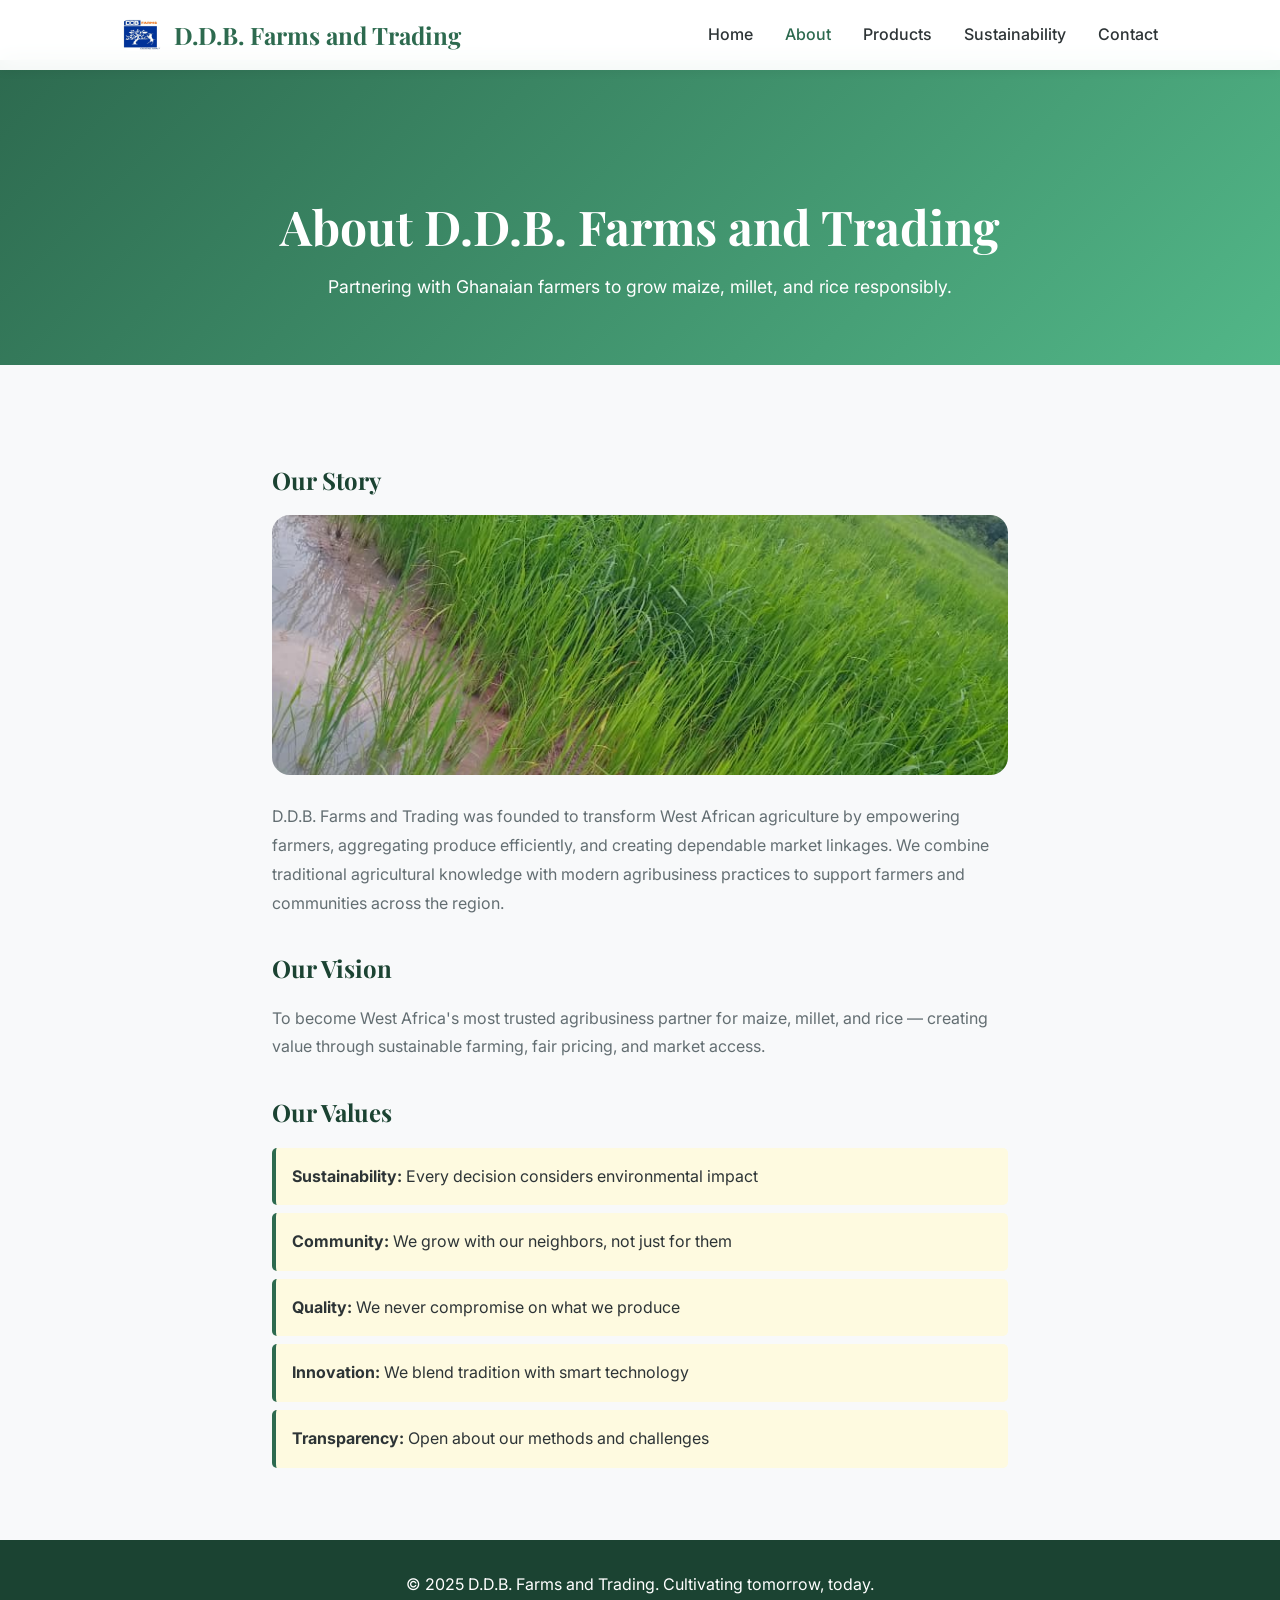
<file: about.html>
<!DOCTYPE html>
<html lang="en">
<head>
    <meta charset="UTF-8">
    <meta name="viewport" content="width=device-width, initial-scale=1.0">
    <title>About | D.D.B. Farms and Trading</title>
    <link rel="stylesheet" href="css/style.css">
    <meta name="description" content="Learn about D.D.B. Farms and Trading's mission, values, and sustainable farming vision for Ghana and West Africa.">
    <link rel="canonical" href="https://ddbfarms.com/about.html">
    <meta property="og:url" content="https://ddbfarms.com/about.html">
    <meta property="og:title" content="About D.D.B. Farms and Trading">
    <meta property="og:description" content="Discover how D.D.B. Farms and Trading supports farmers with sustainable agriculture, quality inputs, and community impact.">
    <meta property="og:type" content="website">
    <link href="https://fonts.googleapis.com/css2?family=Playfair+Display:wght@400;600;700&family=Inter:wght@300;400;500;600;700&display=swap" rel="stylesheet">
    <link rel="stylesheet" href="https://cdnjs.cloudflare.com/ajax/libs/font-awesome/6.4.0/css/all.min.css">
</head>
<body>
    <nav class="navbar" aria-label="Primary navigation">
        <div class="nav-container">
            <a href="index.html" class="logo"><img src="images/logo.jpg" alt="D.D.B. Farms logo" class="site-logo"> D.D.B. Farms and Trading</a>
            <ul id="navigation" class="nav-menu">
                <li><a href="index.html" class="nav-link">Home</a></li>
                <li><a href="about.html" class="nav-link active">About</a></li>
                <li><a href="products.html" class="nav-link">Products</a></li>
                <li><a href="sustainability.html" class="nav-link">Sustainability</a></li>
                <li><a href="contact.html" class="nav-link">Contact</a></li>
            </ul>
            <button class="hamburger" aria-label="Toggle menu" aria-controls="navigation" aria-expanded="false" type="button">
                <span></span><span></span><span></span>
            </button>
        </div>
    </nav>
    <main>

    <section class="page-header">
        <div class="container">
            <h1>About D.D.B. Farms and Trading</h1>
            <p>Partnering with Ghanaian farmers to grow maize, millet, and rice responsibly.</p>
        </div>
    </section>

    <section class="about-content">
        <div class="container">
            <h2>Our Story</h2>
            <div class="about-image">
                <img src="images/about-farm.jpg" alt="D.D.B. Farms and Trading" onerror="this.style.display='none'">
            </div>
            <p>
                D.D.B. Farms and Trading was founded to transform West African agriculture by empowering farmers, aggregating produce efficiently, and creating dependable market linkages. We combine traditional agricultural knowledge with modern agribusiness practices to support farmers and communities across the region.
            </p>

            <h2>Our Vision</h2>
            <p>
                To become West Africa's most trusted agribusiness partner for maize, millet, and rice — creating value through sustainable farming, fair pricing, and market access.
            </p>

            <h2>Our Values</h2>
            <ul class="values-list">
                <li><strong>Sustainability:</strong> Every decision considers environmental impact</li>
                <li><strong>Community:</strong> We grow with our neighbors, not just for them</li>
                <li><strong>Quality:</strong> We never compromise on what we produce</li>
                <li><strong>Innovation:</strong> We blend tradition with smart technology</li>
                <li><strong>Transparency:</strong> Open about our methods and challenges</li>
            </ul>
        </div>
    </section>

    </main>

    <footer class="footer">
        <div class="container">
            <p>&copy; 2025 D.D.B. Farms and Trading. Cultivating tomorrow, today.</p>
        </div>
    </footer>

    <script src="js/script.js"></script>
</body>
</html>
</file>
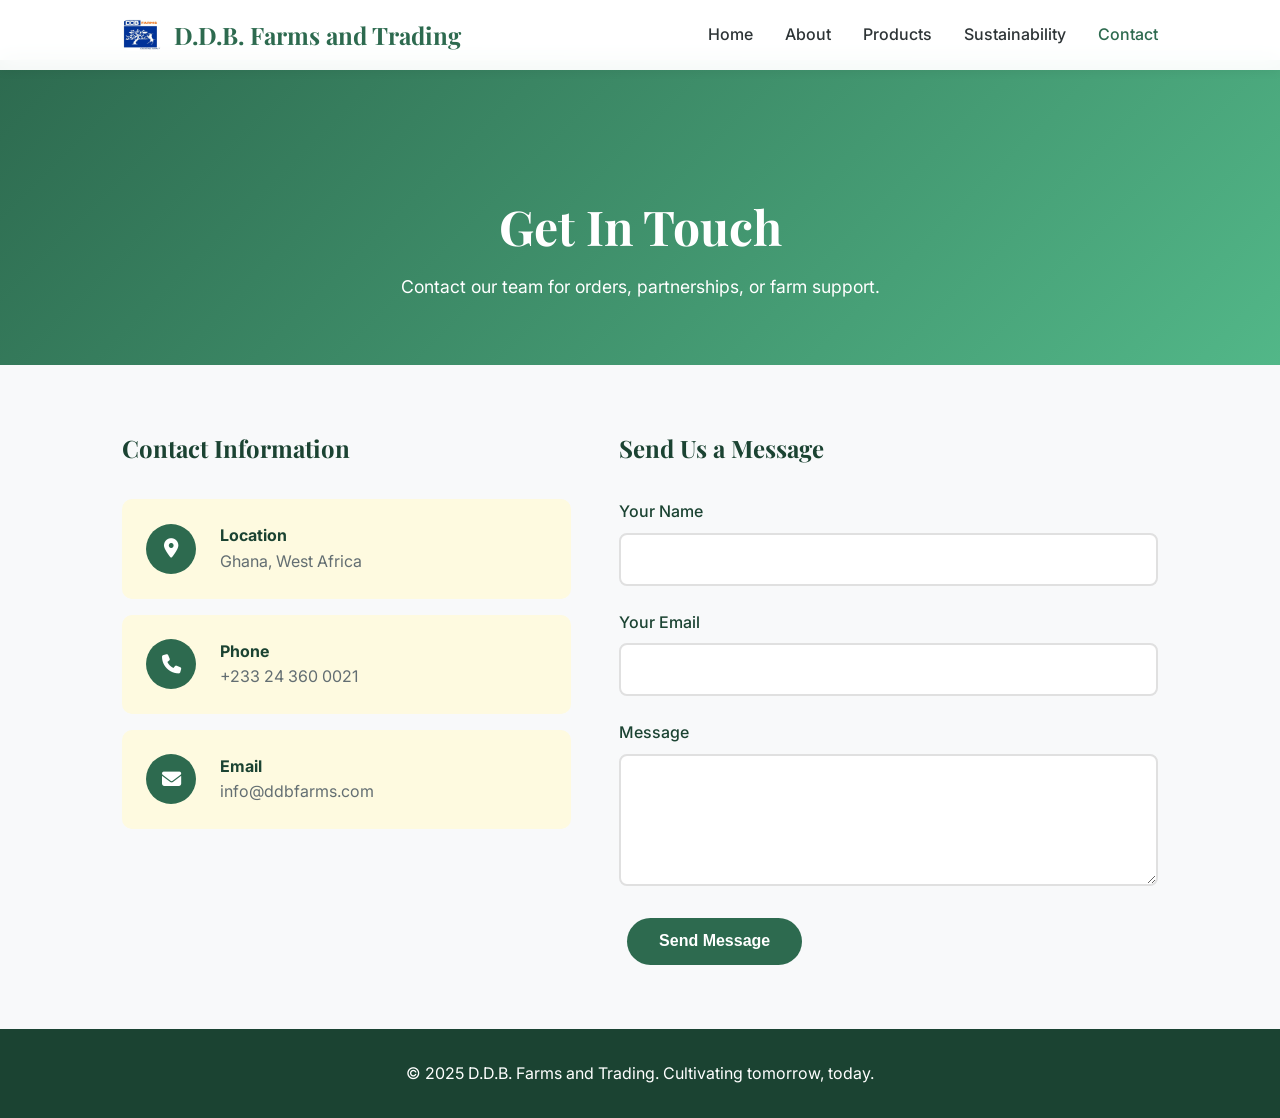
<file: contact.html>
<!DOCTYPE html>
<html lang="en">
<head>
    <meta charset="UTF-8">
    <meta name="viewport" content="width=device-width, initial-scale=1.0">
    <title>Contact | D.D.B. Farms and Trading</title>
    <link rel="stylesheet" href="css/style.css">
    <meta name="description" content="Contact D.D.B. Farms and Trading for enquiries about produce, partnerships, or sustainable farming support in Ghana.">
    <link rel="canonical" href="https://ddbfarms.com/contact.html">
    <meta property="og:url" content="https://ddbfarms.com/contact.html">
    <meta property="og:title" content="Contact | D.D.B. Farms and Trading">
    <meta property="og:description" content="Get in touch with D.D.B. Farms and Trading for orders, consultations, and agribusiness partnerships.">
    <meta property="og:type" content="website">
    <link href="https://fonts.googleapis.com/css2?family=Playfair+Display:wght@400;600;700&family=Inter:wght@300;400;500;600;700&display=swap" rel="stylesheet">
    <link rel="stylesheet" href="https://cdnjs.cloudflare.com/ajax/libs/font-awesome/6.4.0/css/all.min.css">
</head>
<body>
    <nav class="navbar" aria-label="Primary navigation">
        <div class="nav-container">
            <a href="index.html" class="logo"><img src="images/logo.jpg" alt="D.D.B. Farms logo" class="site-logo"> D.D.B. Farms and Trading</a>
            <ul id="navigation" class="nav-menu">
                <li><a href="index.html" class="nav-link">Home</a></li>
                <li><a href="about.html" class="nav-link">About</a></li>
                <li><a href="products.html" class="nav-link">Products</a></li>
                <li><a href="sustainability.html" class="nav-link">Sustainability</a></li>
                <li><a href="contact.html" class="nav-link active">Contact</a></li>
            </ul>
            <button class="hamburger" aria-label="Toggle menu" aria-controls="navigation" aria-expanded="false" type="button">
                <span></span><span></span><span></span>
            </button>
        </div>
    </nav>
    <main>

    <section class="page-header">
        <div class="container">
            <h1>Get In Touch</h1>
            <p>Contact our team for orders, partnerships, or farm support.</p>
        </div>
    </section>

    <section class="contact-section">
        <div class="container">
            <div class="contact-grid">
                <div class="contact-info">
                    <h2>Contact Information</h2>
                    
                    <div class="contact-item">
                        <i class="fas fa-map-marker-alt"></i>
                        <div>
                            <strong>Location</strong>
                            <p>Ghana, West Africa</p>
                        </div>
                    </div>

                    <div class="contact-item">
                        <i class="fas fa-phone"></i>
                        <div>
                            <strong>Phone</strong>
                            <p>+233 24 360 0021</p>
                        </div>
                    </div>

                    <div class="contact-item">
                        <i class="fas fa-envelope"></i>
                        <div>
                            <strong>Email</strong>
                            <p>info@ddbfarms.com</p>
                        </div>
                    </div>
                </div>

                <div class="contact-form">
                    <h2>Send Us a Message</h2>
                    <form action="https://formsubmit.co/info@ddbfarms.com" method="POST">
                        <input type="hidden" name="_subject" value="New message from D.D.B. Farms website">
                        <input type="hidden" name="_captcha" value="false">
                        <div class="form-group">
                            <label for="contact-name">Your Name</label>
                            <input id="contact-name" name="name" type="text" required>
                        </div>
                        <div class="form-group">
                            <label for="contact-email">Your Email</label>
                            <input id="contact-email" name="email" type="email" required>
                        </div>
                        <div class="form-group">
                            <label for="contact-message">Message</label>
                            <textarea id="contact-message" name="message" rows="5" required></textarea>
                        </div>
                        <button type="submit" class="btn">Send Message</button>
                    </form>
                    <!-- Replace your-email@example.com with your real email address or a Formsubmit form endpoint. -->
                </div>
            </div>
        </div>
    </section>

    </main>

    <footer class="footer">
        <div class="container">
            <p>&copy; 2025 D.D.B. Farms and Trading. Cultivating tomorrow, today.</p>
        </div>
    </footer>

    <script src="js/script.js"></script>
</body>
</html>
</file>
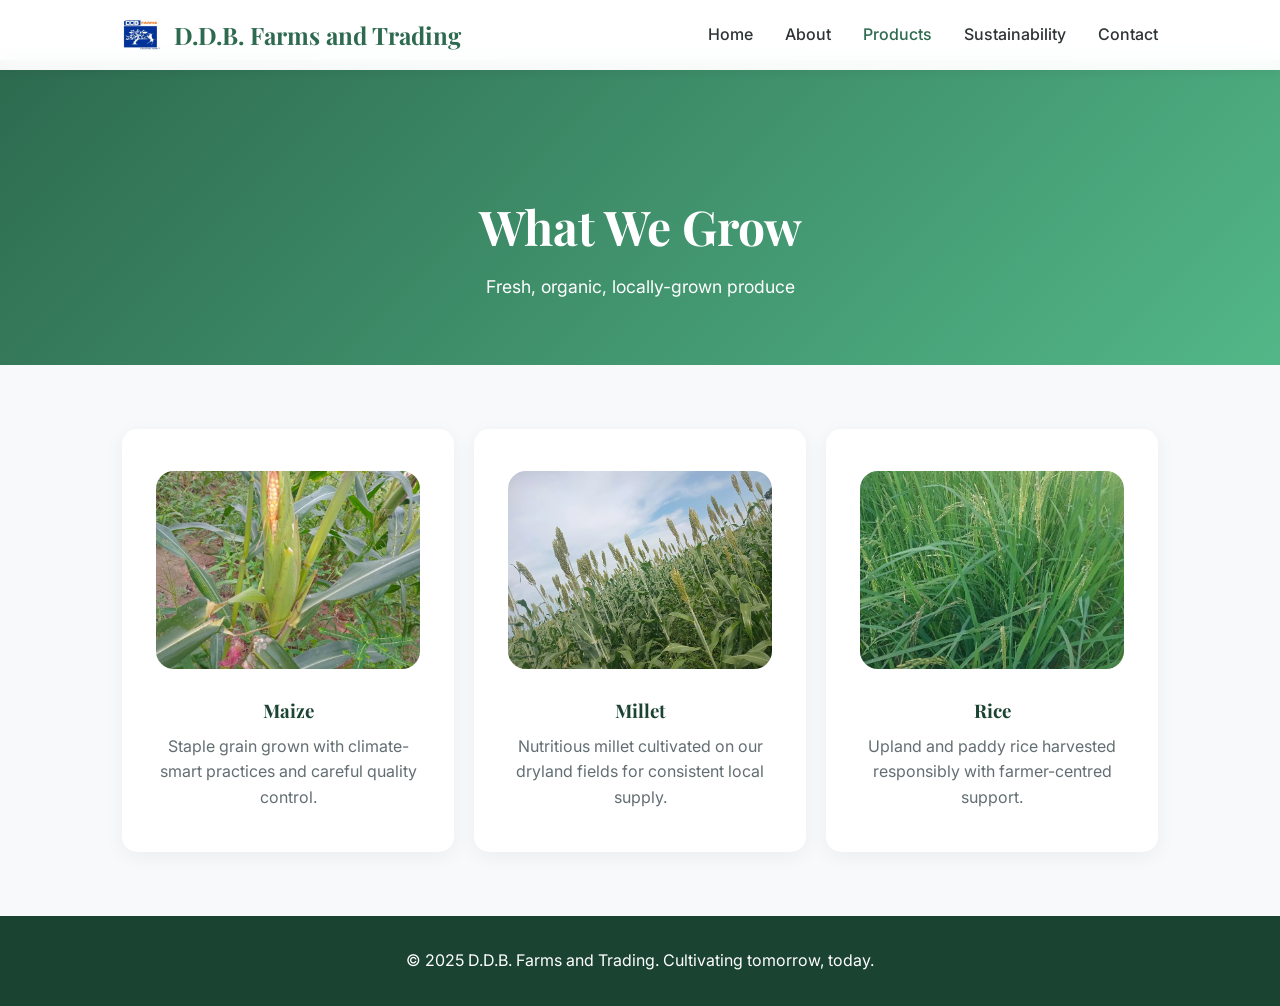
<file: products.html>
<!DOCTYPE html>
<html lang="en">
<head>
    <meta charset="UTF-8">
    <meta name="viewport" content="width=device-width, initial-scale=1.0">
    <title>Products | D.D.B. Farms and Trading</title>
    <link rel="stylesheet" href="css/style.css">
    <meta name="description" content="Explore maize, millet, and rice grown sustainably by D.D.B. Farms and Trading for local and regional markets.">
    <link rel="canonical" href="https://ddbfarms.com/products.html">
    <meta property="og:url" content="https://ddbfarms.com/products.html">
    <meta property="og:title" content="Products | D.D.B. Farms and Trading">
    <meta property="og:description" content="Fresh maize, millet, and rice from D.D.B. Farms and Trading, grown with sustainable practices and strong farmer partnerships.">
    <meta property="og:type" content="website">
    <link href="https://fonts.googleapis.com/css2?family=Playfair+Display:wght@400;600;700&family=Inter:wght@300;400;500;600;700&display=swap" rel="stylesheet">
    <link rel="stylesheet" href="https://cdnjs.cloudflare.com/ajax/libs/font-awesome/6.4.0/css/all.min.css">
</head>
<body>
    <nav class="navbar" aria-label="Primary navigation">
        <div class="nav-container">
            <a href="index.html" class="logo"><img src="images/logo.jpg" alt="D.D.B. Farms logo" class="site-logo"> D.D.B. Farms and Trading</a>
            <ul id="navigation" class="nav-menu">
                <li><a href="index.html" class="nav-link">Home</a></li>
                <li><a href="about.html" class="nav-link">About</a></li>
                <li><a href="products.html" class="nav-link active">Products</a></li>
                <li><a href="sustainability.html" class="nav-link">Sustainability</a></li>
                <li><a href="contact.html" class="nav-link">Contact</a></li>
            </ul>
            <button class="hamburger" aria-label="Toggle menu" aria-controls="navigation" aria-expanded="false" type="button">
                <span></span><span></span><span></span>
            </button>
        </div>
    </nav>
    <main>

    <section class="page-header">
        <div class="container">
            <h1>What We Grow</h1>
            <p>Fresh, organic, locally-grown produce</p>
        </div>
    </section>

    <section class="products-section">
        <div class="container">
            <div class="products-grid">
                <div class="product-card">
                    <img src="images/maize.jpg" alt="Maize" class="product-image" onerror="this.style.display='none'">
                    <h3>Maize</h3>
                    <p>Staple grain grown with climate-smart practices and careful quality control.</p>
                </div>

                <div class="product-card">
                    <img src="images/field1.jpg" alt="Millet" class="product-image" onerror="this.style.display='none'">
                    <h3>Millet</h3>
                    <p>Nutritious millet cultivated on our dryland fields for consistent local supply.</p>
                </div>

                <div class="product-card">
                    <img src="images/field2.jpg" alt="Rice" class="product-image" onerror="this.style.display='none'">
                    <h3>Rice</h3>
                    <p>Upland and paddy rice harvested responsibly with farmer-centred support.</p>
                </div>
            </div>
        </div>
    </section>

    </main>

    <footer class="footer">
        <div class="container">
            <p>&copy; 2025 D.D.B. Farms and Trading. Cultivating tomorrow, today.</p>
        </div>
    </footer>

    <script src="js/script.js"></script>
</body>
</html>
</file>
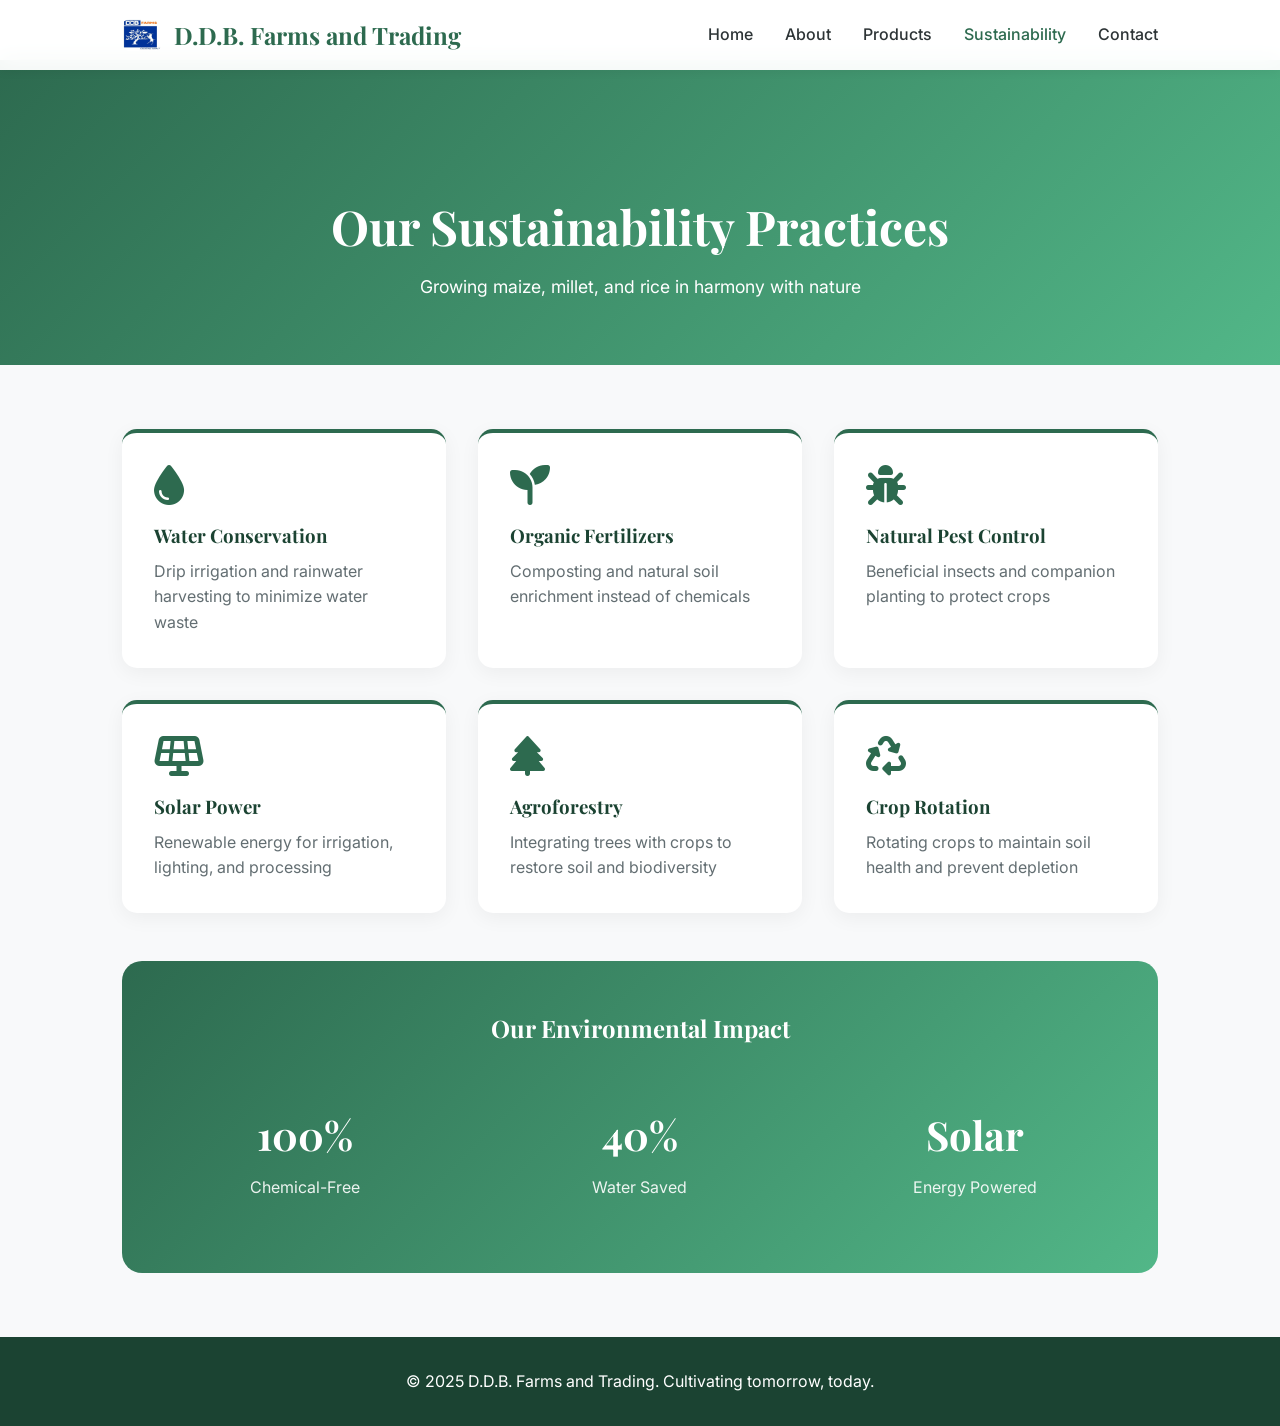
<file: sustainability.html>
<!DOCTYPE html>
<html lang="en">
<head>
    <meta charset="UTF-8">
    <meta name="viewport" content="width=device-width, initial-scale=1.0">
    <title>Sustainability | D.D.B. Farms and Trading</title>
    <link rel="stylesheet" href="css/style.css">
    <meta name="description" content="Explore D.D.B. Farms and Trading's sustainable farming methods, from solar power to agroforestry and water conservation.">
    <link rel="canonical" href="https://ddbfarms.com/sustainability.html">
    <meta property="og:url" content="https://ddbfarms.com/sustainability.html">
    <meta property="og:title" content="Sustainability | D.D.B. Farms and Trading">
    <meta property="og:description" content="See how D.D.B. Farms and Trading practices eco-friendly agriculture using renewable energy, crop rotation, and natural pest control.">
    <meta property="og:type" content="website">
    <link href="https://fonts.googleapis.com/css2?family=Playfair+Display:wght@400;600;700&family=Inter:wght@300;400;500;600;700&display=swap" rel="stylesheet">
    <link rel="stylesheet" href="https://cdnjs.cloudflare.com/ajax/libs/font-awesome/6.4.0/css/all.min.css">
</head>
<body>
    <nav class="navbar" aria-label="Primary navigation">
        <div class="nav-container">
            <a href="index.html" class="logo"><img src="images/logo.jpg" alt="D.D.B. Farms logo" class="site-logo"> D.D.B. Farms and Trading</a>
            <ul id="navigation" class="nav-menu">
                <li><a href="index.html" class="nav-link">Home</a></li>
                <li><a href="about.html" class="nav-link">About</a></li>
                <li><a href="products.html" class="nav-link">Products</a></li>
                <li><a href="sustainability.html" class="nav-link active">Sustainability</a></li>
                <li><a href="contact.html" class="nav-link">Contact</a></li>
            </ul>
            <button class="hamburger" aria-label="Toggle menu" aria-controls="navigation" aria-expanded="false" type="button">
                <span></span><span></span><span></span>
            </button>
        </div>
    </nav>
    <main>

    <section class="page-header">
        <div class="container">
            <h1>Our Sustainability Practices</h1>
            <p>Growing maize, millet, and rice in harmony with nature</p>
        </div>
    </section>

    <section class="sustainability-content">
        <div class="container">
            <div class="practice-grid">
                <div class="practice-card">
                    <i class="fas fa-tint"></i>
                    <h3>Water Conservation</h3>
                    <p>Drip irrigation and rainwater harvesting to minimize water waste</p>
                </div>

                <div class="practice-card">
                    <i class="fas fa-seedling"></i>
                    <h3>Organic Fertilizers</h3>
                    <p>Composting and natural soil enrichment instead of chemicals</p>
                </div>

                <div class="practice-card">
                    <i class="fas fa-bug"></i>
                    <h3>Natural Pest Control</h3>
                    <p>Beneficial insects and companion planting to protect crops</p>
                </div>

                <div class="practice-card">
                    <i class="fas fa-solar-panel"></i>
                    <h3>Solar Power</h3>
                    <p>Renewable energy for irrigation, lighting, and processing</p>
                </div>

                <div class="practice-card">
                    <i class="fas fa-tree"></i>
                    <h3>Agroforestry</h3>
                    <p>Integrating trees with crops to restore soil and biodiversity</p>
                </div>

                <div class="practice-card">
                    <i class="fas fa-recycle"></i>
                    <h3>Crop Rotation</h3>
                    <p>Rotating crops to maintain soil health and prevent depletion</p>
                </div>
            </div>

            <div class="impact-box">
                <h2>Our Environmental Impact</h2>
                <div class="impact-stats">
                    <div class="impact-stat">
                        <strong>100%</strong>
                        <span>Chemical-Free</span>
                    </div>
                    <div class="impact-stat">
                        <strong>40%</strong>
                        <span>Water Saved</span>
                    </div>
                    <div class="impact-stat">
                        <strong>Solar</strong>
                        <span>Energy Powered</span>
                    </div>
                </div>
            </div>
        </div>
    </section>

    </main>

    <footer class="footer">
        <div class="container">
            <p>&copy; 2025 D.D.B. Farms and Trading. Cultivating tomorrow, today.</p>
        </div>
    </footer>

    <script src="js/script.js"></script>
</body>
</html>
</file>
<file: css/style.css>
* {
    margin: 0;
    padding: 0;
    box-sizing: border-box;
}

:root {
    --primary: #2d6a4f;
    --primary-light: #52b788;
    --accent: #d4a017;
    --dark: #1b4332;
    --cream: #fefae0;
    --earth: #95a472;
    --light: #f8f9fa;
    --text: #2d3436;
    --text-light: #636e72;
}

body {
    font-family: 'Inter', sans-serif;
    line-height: 1.6;
    color: var(--text);
    background: var(--light);
}

h1, h2, h3 {
    font-family: 'Playfair Display', serif;
    color: var(--dark);
}

a {
    text-decoration: none;
    color: inherit;
}

.container {
    max-width: 1100px;
    margin: 0 auto;
    padding: 0 2rem;
}

/* Navigation */
.navbar {
    position: fixed;
    top: 0;
    width: 100%;
    background: rgba(255, 255, 255, 0.95);
    backdrop-filter: blur(10px);
    z-index: 1000;
    box-shadow: 0 2px 10px rgba(0, 0, 0, 0.05);
}

.nav-container {
    max-width: 1100px;
    margin: 0 auto;
    padding: 1rem 2rem;
    display: flex;
    justify-content: space-between;
    align-items: center;
}

.logo {
    display: inline-flex;
    align-items: center;
    gap: 0.75rem;
    font-size: 1.5rem;
    font-weight: 700;
    color: var(--primary);
    font-family: 'Playfair Display', serif;
}

.logo img {
    width: 40px;
    height: auto;
    display: block;
    border-radius: 8px;
    object-fit: contain;
}

.nav-menu {
    display: flex;
    list-style: none;
    gap: 2rem;
}

.nav-link {
    color: var(--text);
    font-weight: 500;
    transition: color 0.3s;
    padding: 0.5rem 0;
}

.nav-link:hover, .nav-link.active {
    color: var(--primary);
}

.hamburger {
    display: none;
    flex-direction: column;
    cursor: pointer;
    gap: 6px;
    padding: 0.35rem;
    border-radius: 8px;
}

.hamburger span {
    width: 26px;
    height: 4px;
    background: var(--text);
    border-radius: 3px;
}

/* Hero */
.hero {
    min-height: 100vh;
    background: linear-gradient(135deg, rgba(45, 106, 79, 0.85), rgba(82, 183, 136, 0.75)), 
                url('../images/hero.jpg') center/cover;
    display: flex;
    align-items: center;
    justify-content: center;
    text-align: center;
    color: white;
    padding: 2rem;
    margin-top: 60px;
}

.hero-content h1 {
    font-size: clamp(2.5rem, 6vw, 4.5rem);
    color: white;
    margin-bottom: 1rem;
}

.hero-content p {
    font-size: 1.3rem;
    margin-bottom: 2rem;
    max-width: 600px;
    margin-left: auto;
    margin-right: auto;
}

/* Buttons */
.btn {
    display: inline-block;
    padding: 0.9rem 2rem;
    background: var(--primary);
    color: white;
    border-radius: 50px;
    font-weight: 600;
    margin: 0 0.5rem;
    transition: all 0.3s;
    border: 2px solid var(--primary);
}

.btn:hover {
    background: var(--dark);
    border-color: var(--dark);
    transform: translateY(-2px);
}

.btn-outline {
    background: transparent;
    border: 2px solid white;
}

.btn-outline:hover {
    background: white;
    color: var(--primary);
}

/* Mission */
.mission {
    padding: 5rem 0;
    text-align: center;
    background: white;
}

.mission h2 {
    font-size: 2.5rem;
    margin-bottom: 1.5rem;
}

.mission p {
    max-width: 700px;
    margin: 0 auto;
    font-size: 1.1rem;
    color: var(--text-light);
    line-height: 1.8;
}

/* Highlights */
.highlights {
    padding: 5rem 0;
    background: var(--cream);
}

.highlight-grid {
    display: grid;
    grid-template-columns: repeat(auto-fit, minmax(220px, 1fr));
    gap: 2rem;
}

/* Gallery */
.gallery-section {
    padding: 5rem 0;
    background: white;
}

.section-heading {
    max-width: 720px;
    margin: 0 auto 3rem;
    text-align: center;
}

.section-heading h2 {
    font-size: 2.8rem;
    margin-bottom: 1rem;
    color: var(--dark);
}

.section-heading p {
    color: var(--text-light);
    line-height: 1.8;
    font-size: 1.05rem;
}

.gallery-grid {
    display: grid;
    grid-template-columns: repeat(auto-fit, minmax(220px, 1fr));
    gap: 1.5rem;
}

.gallery-card {
    overflow: hidden;
    border-radius: 20px;
    box-shadow: 0 10px 30px rgba(0, 0, 0, 0.08);
}

.gallery-card img {
    width: 100%;
    height: 100%;
    display: block;
    object-fit: cover;
    transition: transform 0.35s ease;
    cursor: pointer;
}

.gallery-card:hover img {
    transform: scale(1.05);
}

.lightbox {
    position: fixed;
    inset: 0;
    display: none;
    justify-content: center;
    align-items: center;
    background: rgba(11, 22, 17, 0.85);
    z-index: 1100;
    padding: 2rem;
}

.lightbox.open {
    display: flex;
}

.lightbox-image {
    max-width: 95%;
    max-height: 85%;
    border-radius: 15px;
    box-shadow: 0 20px 50px rgba(0, 0, 0, 0.5);
}

.lightbox-caption {
    color: white;
    margin-top: 1rem;
    max-width: 900px;
    text-align: center;
    font-size: 1rem;
    opacity: 0.95;
}

.lightbox-close {
    position: absolute;
    top: 1rem;
    right: 1rem;
    background: transparent;
    border: none;
    color: white;
    font-size: 2.5rem;
    cursor: pointer;
    line-height: 1;
}

.highlight-card {
    text-align: center;
    padding: 2rem;
    background: white;
    border-radius: 15px;
    box-shadow: 0 5px 20px rgba(0, 0, 0, 0.05);
    transition: transform 0.3s;
}

.highlight-card:hover {
    transform: translateY(-5px);
}

.highlight-card i {
    font-size: 3rem;
    color: var(--primary);
    margin-bottom: 1rem;
}

.highlight-card h3 {
    margin-bottom: 0.5rem;
    color: var(--dark);
}

.highlight-card p {
    color: var(--text-light);
}

/* Page Header */
.page-header {
    padding: 8rem 0 4rem;
    text-align: center;
    background: linear-gradient(135deg, var(--primary), var(--primary-light));
    color: white;
    margin-top: 60px;
}

.page-header h1 {
    color: white;
    font-size: 3rem;
    margin-bottom: 0.5rem;
}

.page-header p {
    font-size: 1.1rem;
}

/* About Content */
.about-content {
    padding: 4rem 0;
    max-width: 800px;
    margin: 0 auto;
}

.about-content h2 {
    margin: 2rem 0 1rem;
    color: var(--dark);
}

.about-content p {
    color: var(--text-light);
    line-height: 1.8;
    margin-bottom: 1rem;
}

.values-list {
    list-style: none;
    padding: 0;
}

.values-list li {
    padding: 1rem;
    margin-bottom: 0.5rem;
    background: var(--cream);
    border-left: 4px solid var(--primary);
    border-radius: 5px;
}

/* Products */
.products-section {
    padding: 4rem 0;
}

.product-image,
.about-image img {
    width: 100%;
    height: auto;
    aspect-ratio: 4/3;
    object-fit: cover;
    border-radius: 18px;
    margin-bottom: 1.2rem;
    max-height: 260px;
}

.products-grid {
    display: grid;
    grid-template-columns: repeat(auto-fit, minmax(200px, 1fr));
    gap: 1.25rem;
}

.product-card {
    background: white;
    padding: 2.5rem 2rem;
    text-align: center;
    border-radius: 15px;
    box-shadow: 0 5px 20px rgba(0, 0, 0, 0.05);
    transition: all 0.3s;
    border: 2px solid transparent;
}

.product-card:hover {
    transform: translateY(-5px);
    border-color: var(--primary);
}

.product-emoji {
    font-size: 4rem;
    margin-bottom: 1rem;
}

.product-card h3 {
    color: var(--dark);
    margin-bottom: 0.5rem;
}

.product-card p {
    color: var(--text-light);
}

/* Make product cards more compact on small screens */
@media (max-width: 480px) {
    .product-card {
        padding: 1.25rem 1rem;
        border-radius: 12px;
    }

    .product-image {
        max-height: 180px;
    }
}

/* Sustainability */
.sustainability-content {
    padding: 4rem 0;
}

.practice-grid {
    display: grid;
    grid-template-columns: repeat(auto-fit, minmax(280px, 1fr));
    gap: 2rem;
    margin-bottom: 3rem;
}

.practice-card {
    padding: 2rem;
    background: white;
    border-radius: 15px;
    box-shadow: 0 5px 20px rgba(0, 0, 0, 0.05);
    border-top: 4px solid var(--primary);
    transition: transform 0.3s;
}

.practice-card:hover {
    transform: translateY(-5px);
}

.practice-card i {
    font-size: 2.5rem;
    color: var(--primary);
    margin-bottom: 1rem;
}

.practice-card h3 {
    color: var(--dark);
    margin-bottom: 0.5rem;
}

.practice-card p {
    color: var(--text-light);
}

.impact-box {
    background: linear-gradient(135deg, var(--primary), var(--primary-light));
    color: white;
    padding: 3rem 2rem;
    border-radius: 20px;
    text-align: center;
}

.impact-box h2 {
    color: white;
    margin-bottom: 2rem;
}

.impact-stats {
    display: grid;
    grid-template-columns: repeat(auto-fit, minmax(150px, 1fr));
    gap: 2rem;
}

.impact-stat {
    padding: 1.5rem;
}

.impact-stat strong {
    display: block;
    font-size: 2.5rem;
    font-family: 'Playfair Display', serif;
    margin-bottom: 0.5rem;
}

.impact-stat span {
    font-size: 1rem;
    opacity: 0.9;
}

/* Contact */
.contact-section {
    padding: 4rem 0;
}

.contact-grid {
    display: grid;
    grid-template-columns: 1fr 1.2fr;
    gap: 3rem;
}

.contact-info h2,
.contact-form h2 {
    color: var(--dark);
    margin-bottom: 2rem;
}

.contact-item {
    display: flex;
    gap: 1.5rem;
    align-items: center;
    padding: 1.5rem;
    background: var(--cream);
    border-radius: 10px;
    margin-bottom: 1rem;
}

.contact-item i {
    width: 50px;
    height: 50px;
    background: var(--primary);
    color: white;
    border-radius: 50%;
    display: flex;
    align-items: center;
    justify-content: center;
    font-size: 1.2rem;
    flex-shrink: 0;
}

.contact-item strong {
    display: block;
    color: var(--dark);
}

.contact-item p {
    color: var(--text-light);
}

.form-group {
    margin-bottom: 1.5rem;
}

.form-group label {
    display: block;
    margin-bottom: 0.5rem;
    color: var(--dark);
    font-weight: 500;
}

.form-group input,
.form-group textarea {
    width: 100%;
    padding: 0.9rem;
    border: 2px solid #e0e0e0;
    border-radius: 8px;
    font-family: inherit;
    font-size: 1rem;
    transition: border-color 0.3s;
}

.form-group input:focus,
.form-group textarea:focus {
    outline: none;
    border-color: var(--primary);
}

button.btn {
    cursor: pointer;
    border: none;
    font-size: 1rem;
}

html {
    scroll-behavior: smooth;
}

/* Footer */
.footer {
    background: var(--dark);
    color: white;
    padding: 2rem 0;
    text-align: center;
}

.footer p {
    margin: 0;
}

.btn:focus-visible,
.nav-link:focus-visible,
.form-group input:focus-visible,
.form-group textarea:focus-visible {
    outline: 3px solid rgba(82, 183, 136, 0.7);
    outline-offset: 3px;
}

/* Responsive */
@media (max-width: 1024px) {
    .nav-container,
    .container {
        padding: 1rem 1.5rem;
    }

    .hero {
        padding: 2rem 1.5rem 4rem;
    }

    .page-header {
        padding: 6rem 0 3rem;
    }
}

@media (max-width: 768px) {
    .nav-menu {
        position: fixed;
        left: -100%;
        top: 60px;
        flex-direction: column;
        background: white;
        width: 100%;
        padding: 2rem;
        transition: 0.3s;
        box-shadow: 0 10px 30px rgba(0, 0, 0, 0.1);
        min-height: calc(100% - 60px);
    }
    
    .nav-menu.active {
        left: 0;
    }
    
    /* Lock body scroll and show a subtle backdrop when navigation is open */
    body.menu-open {
        overflow: hidden;
    }

    body.menu-open::before {
        content: "";
        position: fixed;
        inset: 60px 0 0 0;
        background: rgba(11, 22, 17, 0.35);
        z-index: 900;
        pointer-events: none;
    }
    
    .hamburger {
        display: flex;
    }

    .hero {
        min-height: 85vh;
    }

    .hero-content h1 {
        font-size: 2.5rem;
    }

    .hero-content p {
        font-size: 1.1rem;
    }

    .page-header {
        padding: 5rem 0 2rem;
    }

    .about-content,
    .products-section,
    .sustainability-content,
    .contact-section,
    .mission,
    .highlights {
        padding: 3rem 0;
    }

    .contact-grid,
    .impact-stats,
    .practice-grid,
    .products-grid {
        grid-template-columns: 1fr;
    }

    .contact-item {
        flex-direction: column;
        align-items: flex-start;
    }

    .contact-item i {
        width: 44px;
        height: 44px;
    }

    .nav-menu li {
        margin-bottom: 1rem;
    }

    .nav-link {
        font-size: 1.05rem;
    }

    .hero-content h1 {
        font-size: 2rem;
    }

    .hero-content .btn {
        display: block;
        width: 100%;
        max-width: 320px;
        margin: 0.8rem auto;
    }

    .gallery-grid {
        gap: 1rem;
    }

    .section-heading {
        padding: 0 0.5rem;
    }
}
</file>
